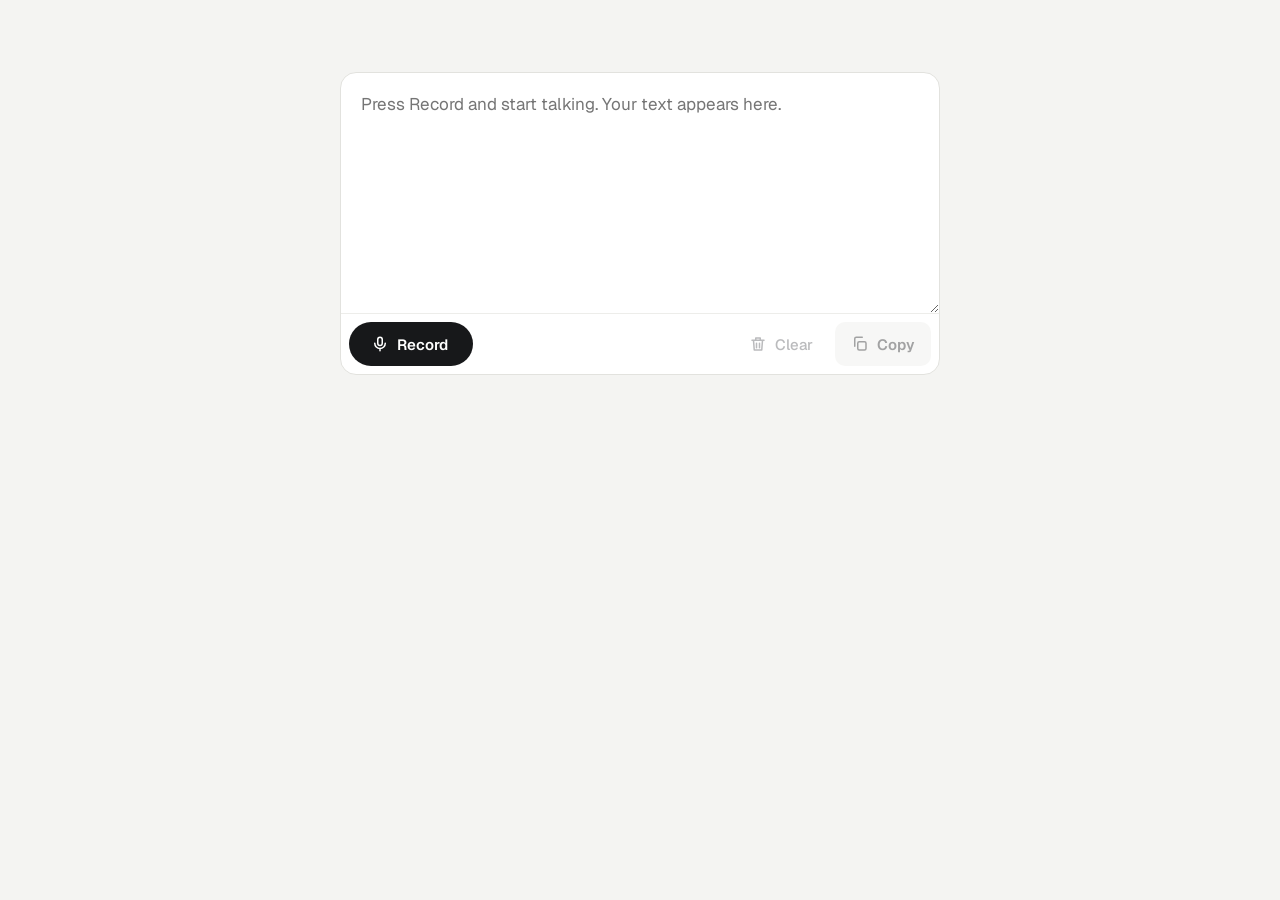
<file: system/whisper-cpp/public/index.html>
<!doctype html>
<html lang="en">
  <head>
    <meta charset="utf-8" />
    <meta name="viewport" content="width=device-width, initial-scale=1" />
    <meta name="mobile-web-app-capable" content="yes" />
    <meta name="apple-mobile-web-app-capable" content="yes" />
    <meta name="color-scheme" content="light dark" />
    <meta name="theme-color" content="#f4f4f2" media="(prefers-color-scheme: light)" />
    <meta name="theme-color" content="#000000" media="(prefers-color-scheme: dark)" />
    <title>Dictate</title>
    <link rel="manifest" href="manifest.json" />
    <link rel="icon" href="icon.svg" type="image/svg+xml" />
    <link rel="apple-touch-icon" href="apple-touch-icon.png" />
    <link
      rel="stylesheet"
      href="https://fonts.googleapis.com/css2?family=Geist:wght@400;500;600&family=Geist+Mono:wght@500&display=swap"
    />
    <style>
      :root {
        color-scheme: light;
        --bg: #f4f4f2;
        --surface: #ffffff;
        --border: #e2e2de;
        --divider: #ededea;
        --text: #17181a;
        --muted: #55565b;
        --chip: #ecece8;
        --primary-bg: #17181a;
        --primary-fg: #ffffff;
        --busy-bg: #e4e4e0;
        --busy-fg: #4a4b4f;
        --recording: #c8312f;
        --error-bg: #fbe9e8;
        --error-fg: #7e1d1b;
      }

      @media (prefers-color-scheme: dark) {
        :root {
          color-scheme: dark;
          --bg: #000000;
          --surface: #000000;
          --border: #262626;
          --divider: #1a1a1a;
          --text: #e8e8e6;
          --muted: #a1a1a1;
          --chip: #161616;
          --primary-bg: #e8e8e6;
          --primary-fg: #000000;
          --busy-bg: #1c1c1c;
          --busy-fg: #a1a1a1;
          --error-bg: #2b0e0d;
          --error-fg: #ffb3ad;
        }
      }

      [hidden] {
        display: none !important;
      }

      body {
        margin: 0;
        background: var(--bg);
        color: var(--text);
        font-family: "Geist", system-ui, -apple-system, sans-serif;
      }

      main {
        display: flex;
        flex-direction: column;
        align-items: center;
        box-sizing: border-box;
        min-height: 100vh;
        min-height: 100dvh;
        padding: clamp(16px, 4vw, 48px) 16px 16px;
      }

      .column {
        display: flex;
        flex: 1;
        flex-direction: column;
        gap: 12px;
        width: 100%;
        max-width: 720px;
      }

      .card {
        display: flex;
        flex: 1;
        flex-direction: column;
        min-height: 240px;
        overflow: hidden;
        border: 1px solid var(--border);
        border-radius: 16px;
        background: var(--surface);
      }

      textarea {
        flex: 1;
        box-sizing: border-box;
        width: 100%;
        min-height: 200px;
        padding: 20px;
        border: 0;
        outline: none;
        resize: none;
        background: transparent;
        color: var(--text);
        caret-color: var(--text);
        font: inherit;
        font-size: 18px;
        line-height: 1.55;
      }

      .toolbar {
        display: flex;
        align-items: center;
        gap: 8px;
        padding: 8px;
        border-top: 1px solid var(--divider);
      }

      button {
        display: flex;
        align-items: center;
        justify-content: center;
        border: 0;
        cursor: pointer;
        font-family: inherit;
        font-size: 15px;
      }

      .main {
        border-radius: 999px;
        background: var(--primary-bg);
        color: var(--primary-fg);
        font-weight: 600;
      }

      body[data-mode="recording"] .main {
        background: var(--recording);
        color: #ffffff;
      }

      body[data-mode="transcribing"] .main {
        background: var(--busy-bg);
        color: var(--busy-fg);
      }

      .main svg,
      .main .meter,
      .main .time {
        display: none;
      }

      body[data-mode="idle"] .main .icon-mic,
      body[data-mode="recording"] .main .icon-stop,
      body[data-mode="transcribing"] .main .icon-spinner,
      body[data-mode="error"] .main .icon-retry {
        display: block;
      }

      body[data-mode="recording"] .main .meter {
        display: flex;
      }

      body[data-mode="recording"] .main .time {
        display: block;
      }

      .icon-spinner {
        animation: spin 0.96s linear infinite;
      }

      @keyframes spin {
        to {
          transform: rotate(360deg);
        }
      }

      .meter {
        align-items: center;
      }

      .meter span {
        display: block;
        width: 3px;
        border-radius: 2px;
        background: rgba(255, 255, 255, 0.85);
      }

      .meter span:nth-child(1) {
        --level: var(--level-0, 0);
      }

      .meter span:nth-child(2) {
        --level: var(--level-1, 0);
      }

      .meter span:nth-child(3) {
        --level: var(--level-2, 0);
      }

      .meter span:nth-child(4) {
        --level: var(--level-3, 0);
      }

      .meter span:nth-child(5) {
        --level: var(--level-4, 0);
      }

      .time {
        font-family: "Geist Mono", ui-monospace, monospace;
        font-weight: 500;
        text-align: left;
      }

      .main-small {
        display: none;
        gap: 8px;
        height: 44px;
        min-width: 124px;
        padding: 0 18px 0 14px;
      }

      .main-small .meter {
        gap: 2px;
        height: 20px;
        margin-left: 2px;
      }

      .main-small .meter span {
        height: calc(3px + var(--level) * 14px);
      }

      .main-small .time {
        min-width: 34px;
        font-size: 14px;
      }

      .main-big {
        flex: none;
        gap: 12px;
        width: 100%;
        height: 64px;
        font-size: 18px;
      }

      .main-big .meter {
        gap: 3px;
        height: 22px;
        margin-left: 4px;
      }

      .main-big .meter span {
        height: calc(4px + var(--level) * 18px);
      }

      .main-big .time {
        min-width: 40px;
        font-size: 16px;
      }

      .clear {
        gap: 8px;
        height: 44px;
        padding: 0 14px;
        border-radius: 10px;
        background: transparent;
        color: var(--muted);
        font-weight: 500;
      }

      .copy {
        gap: 8px;
        height: 44px;
        margin-left: auto;
        padding: 0 16px;
        border-radius: 10px;
        background: var(--chip);
        color: var(--text);
        font-weight: 600;
      }

      .clear:disabled,
      .copy:disabled {
        opacity: 0.4;
      }

      .copy .icon-check,
      .copy.copied .icon-copy {
        display: none;
      }

      .copy.copied .icon-check {
        display: block;
      }

      .undo {
        display: flex;
        align-items: center;
        gap: 4px;
        padding-left: 8px;
        color: var(--muted);
        font-size: 15px;
      }

      .undo button {
        height: 44px;
        padding: 0 12px;
        border-radius: 10px;
        background: transparent;
        color: var(--text);
        font-weight: 600;
        text-decoration: underline;
      }

      .alert {
        display: flex;
        align-items: flex-start;
        gap: 10px;
        padding: 12px 8px 12px 14px;
        border-radius: 12px;
        background: var(--error-bg);
        color: var(--error-fg);
        font-size: 15px;
        line-height: 1.4;
      }

      .alert svg {
        flex: none;
        margin-top: 1px;
      }

      .alert p {
        flex: 1;
        margin: 0;
      }

      .alert button {
        flex: none;
        height: 44px;
        margin: -12px 0;
        padding: 0 10px;
        background: transparent;
        color: var(--error-fg);
        font-weight: 600;
        text-decoration: underline;
      }

      .visually-hidden {
        position: absolute;
        width: 1px;
        height: 1px;
        margin: 0;
        overflow: hidden;
        clip: rect(0 0 0 0);
        white-space: nowrap;
      }

      @media (min-width: 768px) {
        main {
          padding: 72px 24px 24px;
        }

        .column {
          flex: 0 0 auto;
          max-width: 600px;
        }

        .card {
          flex: none;
          min-height: 0;
        }

        textarea {
          flex: none;
          height: 240px;
          min-height: 120px;
          padding: 18px 20px;
          resize: vertical;
          font-size: 17px;
        }

        .main-small {
          display: flex;
        }

        .main-big {
          display: none;
        }

        .clear,
        .undo {
          margin-left: auto;
        }

        .copy {
          margin-left: 0;
        }
      }
    </style>
  </head>
  <body data-mode="idle">
    <main>
      <div class="column">
        <section class="card">
          <label class="visually-hidden" for="transcript">Transcribed text</label>
          <textarea id="transcript"></textarea>
          <div class="toolbar">
            <button class="main main-small" type="button">
              <svg class="icon-mic" width="18" height="18" viewBox="0 0 24 24" fill="none" stroke="currentColor" stroke-width="2" stroke-linecap="round" stroke-linejoin="round" aria-hidden="true"><rect x="9" y="3" width="6" height="11" rx="3"></rect><path d="M5 11a7 7 0 0 0 14 0M12 18v3"></path></svg>
              <svg class="icon-stop" width="16" height="16" viewBox="0 0 24 24" aria-hidden="true"><rect x="5" y="5" width="14" height="14" rx="2.5" fill="currentColor"></rect></svg>
              <svg class="icon-spinner" width="18" height="18" viewBox="0 0 24 24" fill="none" stroke="currentColor" stroke-width="2.4" stroke-linecap="round" aria-hidden="true"><circle cx="12" cy="12" r="9" opacity="0.25"></circle><path d="M21 12a9 9 0 0 0-9-9"></path></svg>
              <svg class="icon-retry" width="18" height="18" viewBox="0 0 24 24" fill="none" stroke="currentColor" stroke-width="2" stroke-linecap="round" stroke-linejoin="round" aria-hidden="true"><path d="M3 12a9 9 0 1 0 2.6-6.4L3 8M3 3v5h5"></path></svg>
              <span class="label">Record</span>
              <span class="meter" aria-hidden="true"><span></span><span></span><span></span><span></span><span></span></span>
              <span class="time">0:00</span>
            </button>
            <div class="undo" id="undo" hidden>
              Text cleared.
              <button id="undo-button" type="button">Undo</button>
            </div>
            <button class="clear" id="clear" type="button" disabled>
              <svg width="18" height="18" viewBox="0 0 24 24" fill="none" stroke="currentColor" stroke-width="2" stroke-linecap="round" stroke-linejoin="round" aria-hidden="true"><path d="M4 7h16M10 11v6M14 11v6M6 7l1 13h10l1-13M9 7V4h6v3"></path></svg>
              Clear
            </button>
            <button class="copy" id="copy" type="button" disabled>
              <svg class="icon-check" width="18" height="18" viewBox="0 0 24 24" fill="none" stroke="currentColor" stroke-width="2.4" stroke-linecap="round" stroke-linejoin="round" aria-hidden="true"><path d="M5 12l5 5 9-10"></path></svg>
              <svg class="icon-copy" width="18" height="18" viewBox="0 0 24 24" fill="none" stroke="currentColor" stroke-width="2" stroke-linecap="round" stroke-linejoin="round" aria-hidden="true"><rect x="9" y="9" width="11" height="11" rx="2"></rect><path d="M5 15V5a2 2 0 0 1 2-2h8"></path></svg>
              <span id="copy-label">Copy</span>
            </button>
          </div>
        </section>

        <div class="alert" id="alert" role="alert" hidden>
          <svg width="20" height="20" viewBox="0 0 24 24" fill="none" stroke="currentColor" stroke-width="2" stroke-linecap="round" stroke-linejoin="round" aria-hidden="true"><circle cx="12" cy="12" r="9"></circle><path d="M12 7v6M12 16.5v.5"></path></svg>
          <p id="alert-text"></p>
          <button id="dismiss" type="button">Discard</button>
        </div>

        <button class="main main-big" type="button">
          <svg class="icon-mic" width="22" height="22" viewBox="0 0 24 24" fill="none" stroke="currentColor" stroke-width="2" stroke-linecap="round" stroke-linejoin="round" aria-hidden="true"><rect x="9" y="3" width="6" height="11" rx="3"></rect><path d="M5 11a7 7 0 0 0 14 0M12 18v3"></path></svg>
          <svg class="icon-stop" width="20" height="20" viewBox="0 0 24 24" aria-hidden="true"><rect x="5" y="5" width="14" height="14" rx="2.5" fill="currentColor"></rect></svg>
          <svg class="icon-spinner" width="22" height="22" viewBox="0 0 24 24" fill="none" stroke="currentColor" stroke-width="2.4" stroke-linecap="round" aria-hidden="true"><circle cx="12" cy="12" r="9" opacity="0.25"></circle><path d="M21 12a9 9 0 0 0-9-9"></path></svg>
          <svg class="icon-retry" width="22" height="22" viewBox="0 0 24 24" fill="none" stroke="currentColor" stroke-width="2" stroke-linecap="round" stroke-linejoin="round" aria-hidden="true"><path d="M3 12a9 9 0 1 0 2.6-6.4L3 8M3 3v5h5"></path></svg>
          <span class="label">Record</span>
          <span class="meter" aria-hidden="true"><span></span><span></span><span></span><span></span><span></span></span>
          <span class="time">0:00</span>
        </button>

        <p class="visually-hidden" id="status" aria-live="polite">Ready</p>
      </div>
    </main>
    <script>
      const transcript = document.getElementById("transcript");
      const status = document.getElementById("status");
      const clear = document.getElementById("clear");
      const copy = document.getElementById("copy");
      const copyLabel = document.getElementById("copy-label");
      const undo = document.getElementById("undo");
      const alertBox = document.getElementById("alert");
      const alertText = document.getElementById("alert-text");
      const dismiss = document.getElementById("dismiss");
      const mainButtons = document.querySelectorAll(".main");
      const times = document.querySelectorAll(".time");

      const labels = { idle: "Record", recording: "Transcribe", transcribing: "Transcribing…", error: "Retry" };
      const statuses = { idle: "Ready", recording: "Recording", transcribing: "Transcribing", error: "Transcription failed" };
      const placeholders = { recording: "Listening…", transcribing: "Transcribing…" };

      let mode = "idle";
      let stopRecording;
      let keptAudio;
      let undoText = null;
      let undoTimer;
      let copyTimer;

      for (const button of mainButtons) button.addEventListener("click", onMain);
      transcript.addEventListener("input", () => {
        undoText = null;
        render();
      });
      clear.addEventListener("click", onClear);
      document.getElementById("undo-button").addEventListener("click", onUndo);
      copy.addEventListener("click", onCopy);
      dismiss.addEventListener("click", onDismiss);
      render();

      function render() {
        document.body.dataset.mode = mode;
        for (const button of mainButtons) {
          button.disabled = mode === "transcribing";
          button.querySelector(".label").textContent = labels[mode];
        }
        transcript.placeholder = placeholders[mode] ?? "Press Record and start talking. Your text appears here.";
        const empty = !transcript.value.trim();
        clear.disabled = copy.disabled = empty;
        undo.hidden = undoText === null || !empty;
        clear.hidden = !undo.hidden;
        status.textContent = statuses[mode];
      }

      function onMain() {
        if (mode === "idle") {
          start();
        } else if (mode === "recording") {
          mode = "transcribing";
          render();
          stopRecording().then(transcribe);
        } else if (mode === "error") {
          transcribe(keptAudio);
        }
      }

      async function start() {
        for (const button of mainButtons) button.disabled = true;
        hideAlert();
        setCopied(false);
        const context = new AudioContext();
        try {
          const stream = await navigator.mediaDevices.getUserMedia({ audio: true });
          const recorder = new MediaRecorder(stream);
          const chunks = [];
          const audio = new Promise((resolve) => {
            recorder.ondataavailable = (event) => chunks.push(event.data);
            recorder.onstop = () => {
              stream.getTracks().forEach((track) => track.stop());
              context.close();
              resolve(new Blob(chunks, { type: recorder.mimeType }));
            };
          });
          const analyser = context.createAnalyser();
          analyser.fftSize = 256;
          analyser.maxDecibels = -10;
          context.createMediaStreamSource(stream).connect(analyser);
          recorder.start();
          stopRecording = () => {
            recorder.stop();
            return audio;
          };
          mode = "recording";
          showLevels(analyser, Date.now());
        } catch (error) {
          context.close();
          showAlert(`Couldn’t access the microphone: ${error.message}`, "Dismiss");
        }
        render();
      }

      function showLevels(analyser, startedAt) {
        const bins = new Uint8Array(analyser.frequencyBinCount);
        const frame = () => {
          if (mode !== "recording") return;
          analyser.getByteFrequencyData(bins);
          for (let i = 0; i < 5; i++) {
            const band = bins.subarray(1 + i * 4, 5 + i * 4);
            const average = band.reduce((sum, value) => sum + value, 0) / band.length;
            const level = Math.min(1, Math.max(0, (average - 100) / 130));
            document.body.style.setProperty(`--level-${i}`, level.toFixed(2));
          }
          const seconds = Math.floor((Date.now() - startedAt) / 1000);
          for (const time of times) time.textContent = `${Math.floor(seconds / 60)}:${String(seconds % 60).padStart(2, "0")}`;
          requestAnimationFrame(frame);
        };
        frame();
      }

      async function transcribe(audio) {
        keptAudio = audio;
        mode = "transcribing";
        hideAlert();
        render();
        try {
          const text = await request(audio);
          keptAudio = null;
          mode = "idle";
          if (text) append(text);
          render();
          if (!text) status.textContent = "Nothing heard";
        } catch (error) {
          mode = "error";
          showAlert(`${error.message} Your recording is kept, so you can retry.`, "Discard");
          render();
        }
      }

      async function request(audio) {
        const form = new FormData();
        form.append("file", audio);
        form.append("response_format", "json");
        const response = await fetch("/inference", { method: "POST", body: form }).catch(() => {
          throw new Error("Couldn’t reach the server.");
        });
        const body = await response.json().catch(() => ({}));
        if (!response.ok || body.error) {
          const reason = body.error ?? `server returned ${response.status}`;
          throw new Error(`Transcription failed: ${reason.replace(/\.$/, "")}.`);
        }
        const text = body.text.replaceAll("[BLANK_AUDIO]", "").replace(/\s+/g, " ").trim();
        return /[\p{L}\p{N}]/u.test(text) ? text : "";
      }

      function append(text) {
        const current = transcript.value.replace(/\s+$/, "");
        transcript.value = current ? `${current}\n\n${text}` : text;
        undoText = null;
      }

      function onClear() {
        undoText = transcript.value;
        transcript.value = "";
        setCopied(false);
        clearTimeout(undoTimer);
        undoTimer = setTimeout(() => {
          undoText = null;
          render();
        }, 5000);
        render();
      }

      function onUndo() {
        clearTimeout(undoTimer);
        transcript.value = undoText;
        undoText = null;
        render();
      }

      function onCopy() {
        navigator.clipboard.writeText(transcript.value).then(
          () => {
            setCopied(true);
            clearTimeout(copyTimer);
            copyTimer = setTimeout(() => setCopied(false), 1800);
          },
          () => transcript.select(),
        );
      }

      function setCopied(copied) {
        copy.classList.toggle("copied", copied);
        copyLabel.textContent = copied ? "Copied" : "Copy";
      }

      function onDismiss() {
        keptAudio = null;
        if (mode === "error") mode = "idle";
        hideAlert();
        render();
      }

      function showAlert(message, action) {
        alertText.textContent = message;
        dismiss.textContent = action;
        alertBox.hidden = false;
      }

      function hideAlert() {
        alertBox.hidden = true;
      }
    </script>
  </body>
</html>
</file>
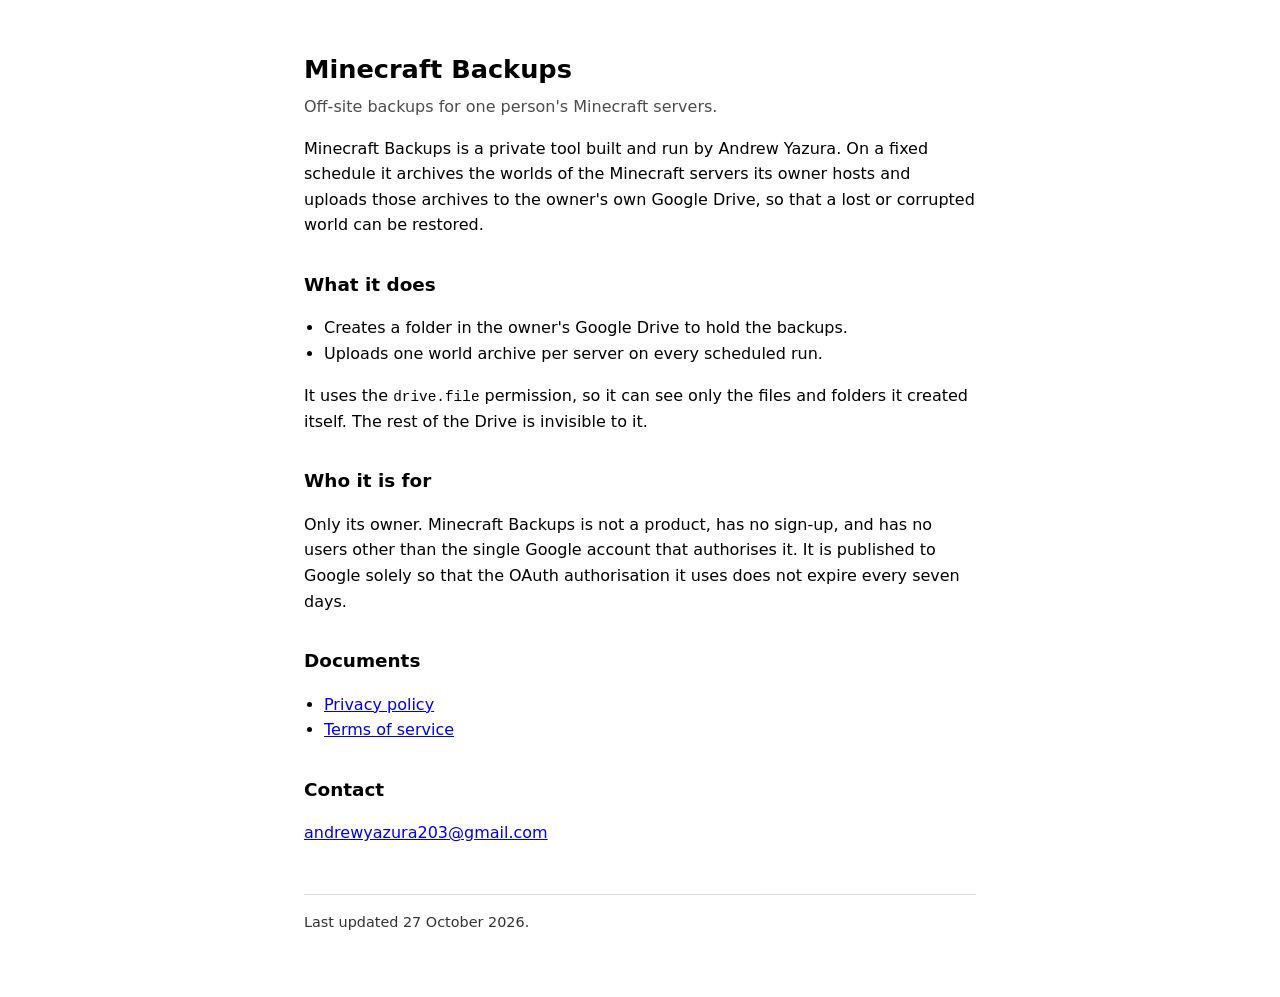
<file: hosts/bunker/apps/oauth-pages-mc-backups/index.html>
<!DOCTYPE html>
<html lang="en">
  <head>
    <meta charset="utf-8" />
    <meta name="viewport" content="width=device-width, initial-scale=1" />
    <title>Minecraft Backups — off-site world backups</title>
    <style>
      :root {
        color-scheme: light dark;
      }
      body {
        font-family: system-ui, -apple-system, "Segoe UI", Helvetica, Arial,
          sans-serif;
        line-height: 1.6;
        max-width: 42rem;
        margin: 0 auto;
        padding: 2rem 1.25rem 4rem;
      }
      h1 {
        font-size: 1.6rem;
        margin-bottom: 0.25rem;
      }
      h2 {
        font-size: 1.15rem;
        margin-top: 2rem;
      }
      .sub {
        opacity: 0.7;
        margin-top: 0;
      }
      ul {
        padding-left: 1.25rem;
      }
      footer {
        margin-top: 3rem;
        padding-top: 1rem;
        border-top: 1px solid rgba(128, 128, 128, 0.35);
        font-size: 0.9rem;
        opacity: 0.8;
      }
      code {
        font-family: ui-monospace, SFMono-Regular, Menlo, Consolas, monospace;
        font-size: 0.9em;
      }
    </style>
  </head>
  <body>
    <h1>Minecraft Backups</h1>
    <p class="sub">Off-site backups for one person's Minecraft servers.</p>

    <p>
      Minecraft Backups is a private tool built and run by Andrew Yazura. On a
      fixed schedule it archives the worlds of the Minecraft servers its owner
      hosts and uploads those archives to the owner's own Google Drive, so that
      a lost or corrupted world can be restored.
    </p>

    <h2>What it does</h2>
    <ul>
      <li>Creates a folder in the owner's Google Drive to hold the backups.</li>
      <li>Uploads one world archive per server on every scheduled run.</li>
    </ul>
    <p>
      It uses the <code>drive.file</code> permission, so it can see only the
      files and folders it created itself. The rest of the Drive is invisible to
      it.
    </p>

    <h2>Who it is for</h2>
    <p>
      Only its owner. Minecraft Backups is not a product, has no sign-up, and
      has no users other than the single Google account that authorises it. It
      is published to Google solely so that the OAuth authorisation it uses does
      not expire every seven days.
    </p>

    <h2>Documents</h2>
    <ul>
      <li><a href="/privacy.html">Privacy policy</a></li>
      <li><a href="/terms.html">Terms of service</a></li>
    </ul>

    <h2>Contact</h2>
    <p>
      <a href="mailto:andrewyazura203@gmail.com">andrewyazura203@gmail.com</a>
    </p>

    <footer>Last updated 27 October 2026.</footer>
  </body>
</html>
</file>
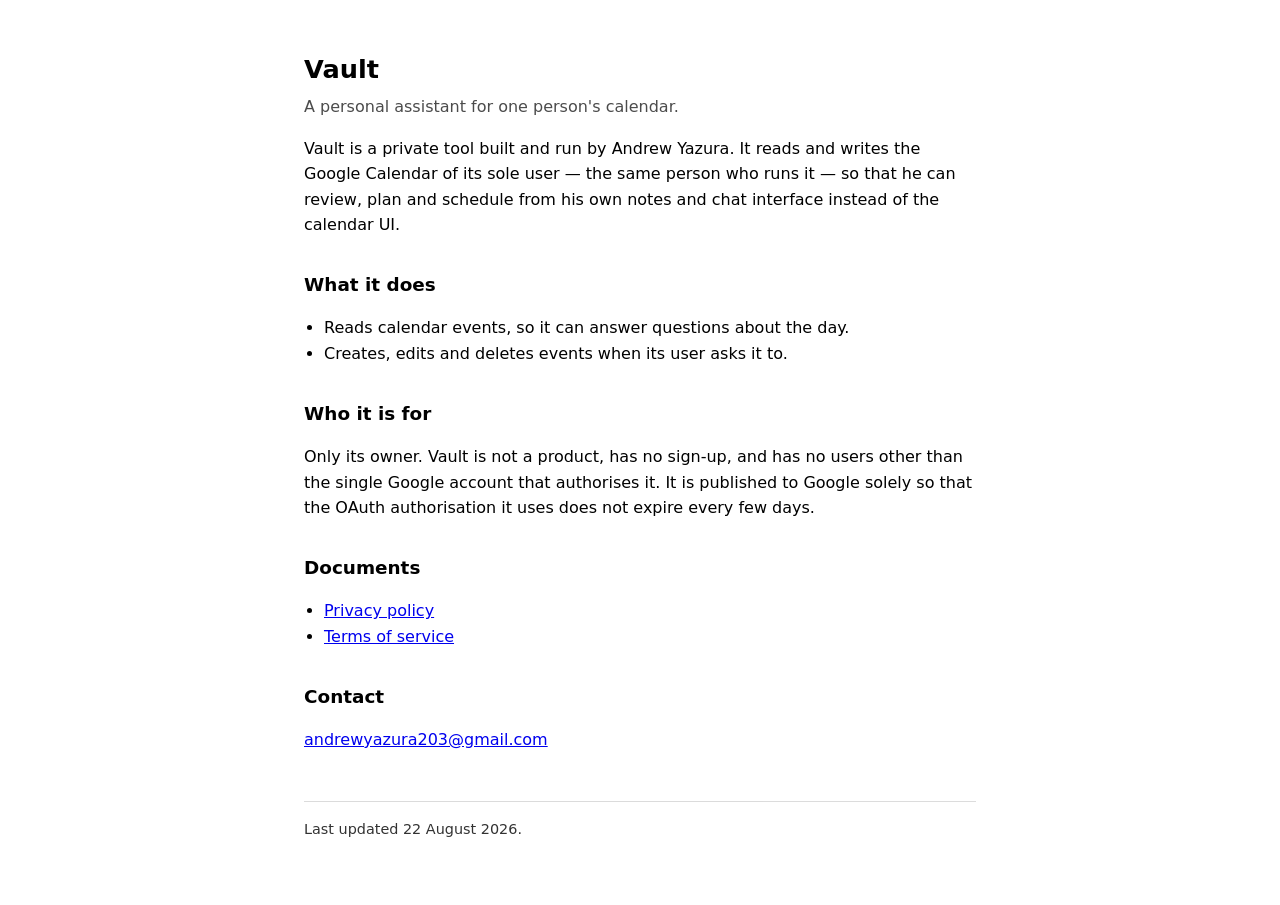
<file: hosts/bunker/apps/oauth-pages/index.html>
<!DOCTYPE html>
<html lang="en">
  <head>
    <meta charset="utf-8" />
    <meta name="viewport" content="width=device-width, initial-scale=1" />
    <title>Vault — personal calendar assistant</title>
    <style>
      :root {
        color-scheme: light dark;
      }
      body {
        font-family: system-ui, -apple-system, "Segoe UI", Helvetica, Arial,
          sans-serif;
        line-height: 1.6;
        max-width: 42rem;
        margin: 0 auto;
        padding: 2rem 1.25rem 4rem;
      }
      h1 {
        font-size: 1.6rem;
        margin-bottom: 0.25rem;
      }
      h2 {
        font-size: 1.15rem;
        margin-top: 2rem;
      }
      .sub {
        opacity: 0.7;
        margin-top: 0;
      }
      ul {
        padding-left: 1.25rem;
      }
      footer {
        margin-top: 3rem;
        padding-top: 1rem;
        border-top: 1px solid rgba(128, 128, 128, 0.35);
        font-size: 0.9rem;
        opacity: 0.8;
      }
      code {
        font-family: ui-monospace, SFMono-Regular, Menlo, Consolas, monospace;
        font-size: 0.9em;
      }
    </style>
  </head>
  <body>
    <h1>Vault</h1>
    <p class="sub">A personal assistant for one person's calendar.</p>

    <p>
      Vault is a private tool built and run by Andrew Yazura. It reads and
      writes the Google Calendar of its sole user — the same person who runs it
      — so that he can review, plan and schedule from his own notes and chat
      interface instead of the calendar UI.
    </p>

    <h2>What it does</h2>
    <ul>
      <li>Reads calendar events, so it can answer questions about the day.</li>
      <li>Creates, edits and deletes events when its user asks it to.</li>
    </ul>

    <h2>Who it is for</h2>
    <p>
      Only its owner. Vault is not a product, has no sign-up, and has no users
      other than the single Google account that authorises it. It is published
      to Google solely so that the OAuth authorisation it uses does not expire
      every few days.
    </p>

    <h2>Documents</h2>
    <ul>
      <li><a href="/privacy.html">Privacy policy</a></li>
      <li><a href="/terms.html">Terms of service</a></li>
    </ul>

    <h2>Contact</h2>
    <p>
      <a href="mailto:andrewyazura203@gmail.com">andrewyazura203@gmail.com</a>
    </p>

    <footer>Last updated 22 August 2026.</footer>
  </body>
</html>
</file>
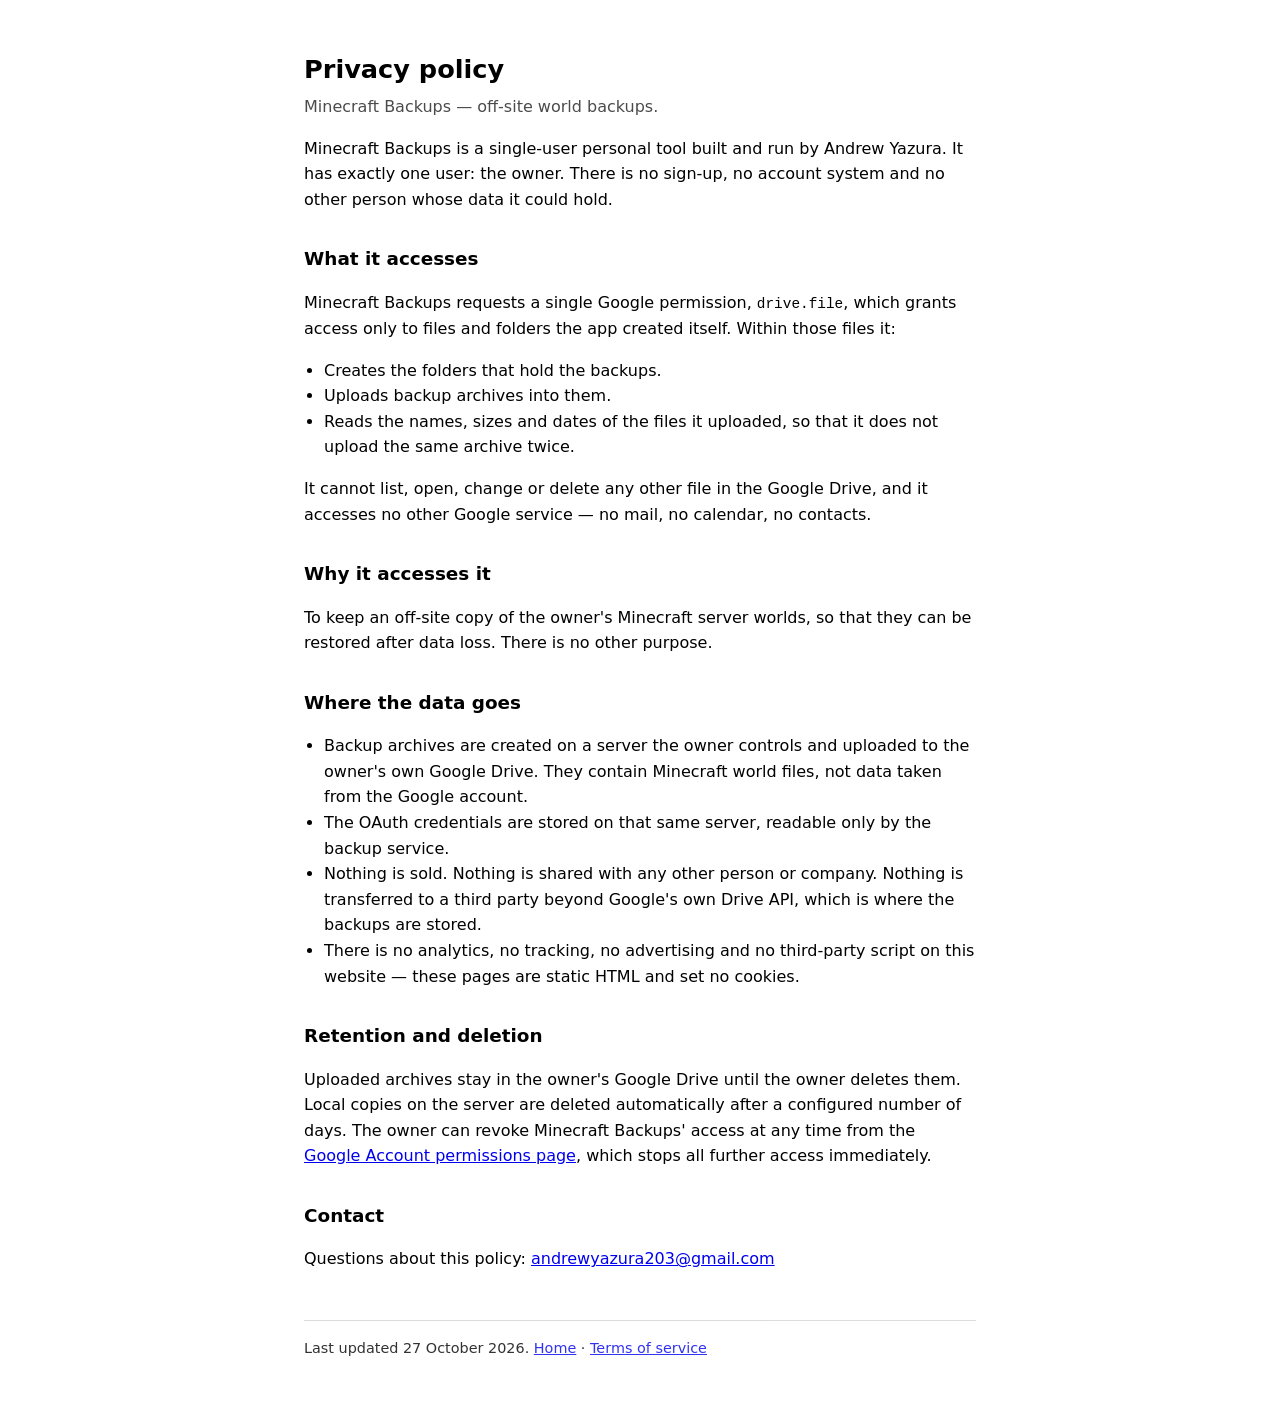
<file: hosts/bunker/apps/oauth-pages-mc-backups/privacy.html>
<!DOCTYPE html>
<html lang="en">
  <head>
    <meta charset="utf-8" />
    <meta name="viewport" content="width=device-width, initial-scale=1" />
    <title>Minecraft Backups — privacy policy</title>
    <style>
      :root {
        color-scheme: light dark;
      }
      body {
        font-family: system-ui, -apple-system, "Segoe UI", Helvetica, Arial,
          sans-serif;
        line-height: 1.6;
        max-width: 42rem;
        margin: 0 auto;
        padding: 2rem 1.25rem 4rem;
      }
      h1 {
        font-size: 1.6rem;
        margin-bottom: 0.25rem;
      }
      h2 {
        font-size: 1.15rem;
        margin-top: 2rem;
      }
      .sub {
        opacity: 0.7;
        margin-top: 0;
      }
      ul {
        padding-left: 1.25rem;
      }
      footer {
        margin-top: 3rem;
        padding-top: 1rem;
        border-top: 1px solid rgba(128, 128, 128, 0.35);
        font-size: 0.9rem;
        opacity: 0.8;
      }
      code {
        font-family: ui-monospace, SFMono-Regular, Menlo, Consolas, monospace;
        font-size: 0.9em;
      }
    </style>
  </head>
  <body>
    <h1>Privacy policy</h1>
    <p class="sub">Minecraft Backups — off-site world backups.</p>

    <p>
      Minecraft Backups is a single-user personal tool built and run by Andrew
      Yazura. It has exactly one user: the owner. There is no sign-up, no
      account system and no other person whose data it could hold.
    </p>

    <h2>What it accesses</h2>
    <p>
      Minecraft Backups requests a single Google permission,
      <code>drive.file</code>, which grants access only to files and folders the
      app created itself. Within those files it:
    </p>
    <ul>
      <li>Creates the folders that hold the backups.</li>
      <li>Uploads backup archives into them.</li>
      <li>
        Reads the names, sizes and dates of the files it uploaded, so that it
        does not upload the same archive twice.
      </li>
    </ul>
    <p>
      It cannot list, open, change or delete any other file in the Google Drive,
      and it accesses no other Google service — no mail, no calendar, no
      contacts.
    </p>

    <h2>Why it accesses it</h2>
    <p>
      To keep an off-site copy of the owner's Minecraft server worlds, so that
      they can be restored after data loss. There is no other purpose.
    </p>

    <h2>Where the data goes</h2>
    <ul>
      <li>
        Backup archives are created on a server the owner controls and uploaded
        to the owner's own Google Drive. They contain Minecraft world files, not
        data taken from the Google account.
      </li>
      <li>
        The OAuth credentials are stored on that same server, readable only by
        the backup service.
      </li>
      <li>
        Nothing is sold. Nothing is shared with any other person or company.
        Nothing is transferred to a third party beyond Google's own Drive API,
        which is where the backups are stored.
      </li>
      <li>
        There is no analytics, no tracking, no advertising and no third-party
        script on this website — these pages are static HTML and set no cookies.
      </li>
    </ul>

    <h2>Retention and deletion</h2>
    <p>
      Uploaded archives stay in the owner's Google Drive until the owner deletes
      them. Local copies on the server are deleted automatically after a
      configured number of days. The owner can revoke Minecraft Backups' access
      at any time from the
      <a href="https://myaccount.google.com/permissions"
        >Google Account permissions page</a
      >, which stops all further access immediately.
    </p>

    <h2>Contact</h2>
    <p>
      Questions about this policy:
      <a href="mailto:andrewyazura203@gmail.com">andrewyazura203@gmail.com</a>
    </p>

    <footer>
      Last updated 27 October 2026. <a href="/">Home</a> ·
      <a href="/terms.html">Terms of service</a>
    </footer>
  </body>
</html>
</file>
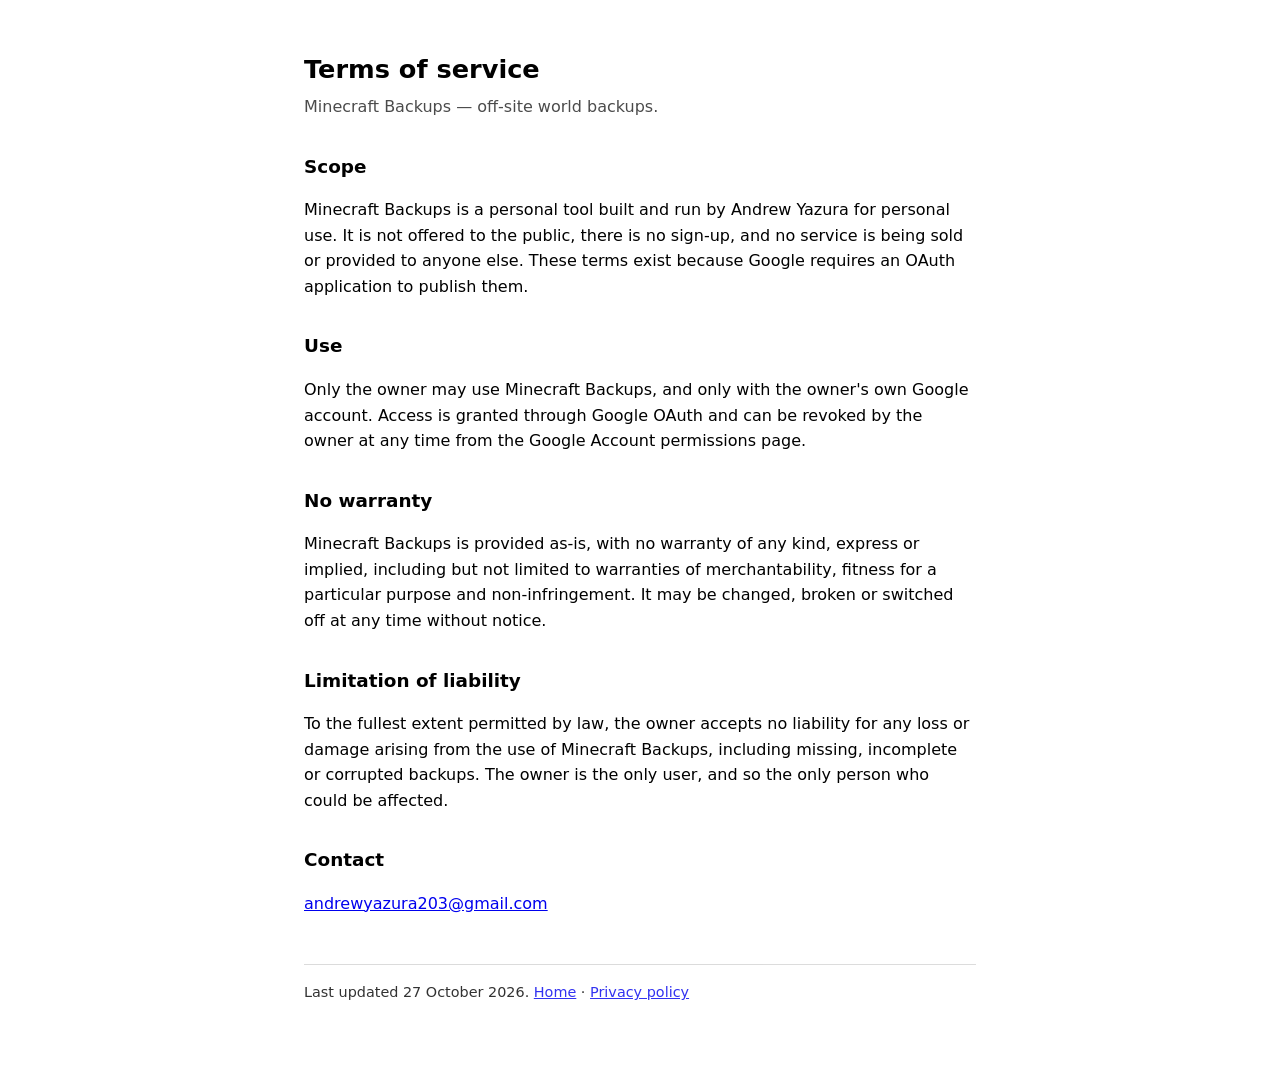
<file: hosts/bunker/apps/oauth-pages-mc-backups/terms.html>
<!DOCTYPE html>
<html lang="en">
  <head>
    <meta charset="utf-8" />
    <meta name="viewport" content="width=device-width, initial-scale=1" />
    <title>Minecraft Backups — terms of service</title>
    <style>
      :root {
        color-scheme: light dark;
      }
      body {
        font-family: system-ui, -apple-system, "Segoe UI", Helvetica, Arial,
          sans-serif;
        line-height: 1.6;
        max-width: 42rem;
        margin: 0 auto;
        padding: 2rem 1.25rem 4rem;
      }
      h1 {
        font-size: 1.6rem;
        margin-bottom: 0.25rem;
      }
      h2 {
        font-size: 1.15rem;
        margin-top: 2rem;
      }
      .sub {
        opacity: 0.7;
        margin-top: 0;
      }
      footer {
        margin-top: 3rem;
        padding-top: 1rem;
        border-top: 1px solid rgba(128, 128, 128, 0.35);
        font-size: 0.9rem;
        opacity: 0.8;
      }
    </style>
  </head>
  <body>
    <h1>Terms of service</h1>
    <p class="sub">Minecraft Backups — off-site world backups.</p>

    <h2>Scope</h2>
    <p>
      Minecraft Backups is a personal tool built and run by Andrew Yazura for
      personal use. It is not offered to the public, there is no sign-up, and no
      service is being sold or provided to anyone else. These terms exist
      because Google requires an OAuth application to publish them.
    </p>

    <h2>Use</h2>
    <p>
      Only the owner may use Minecraft Backups, and only with the owner's own
      Google account. Access is granted through Google OAuth and can be revoked
      by the owner at any time from the Google Account permissions page.
    </p>

    <h2>No warranty</h2>
    <p>
      Minecraft Backups is provided as-is, with no warranty of any kind, express
      or implied, including but not limited to warranties of merchantability,
      fitness for a particular purpose and non-infringement. It may be changed,
      broken or switched off at any time without notice.
    </p>

    <h2>Limitation of liability</h2>
    <p>
      To the fullest extent permitted by law, the owner accepts no liability for
      any loss or damage arising from the use of Minecraft Backups, including
      missing, incomplete or corrupted backups. The owner is the only user, and
      so the only person who could be affected.
    </p>

    <h2>Contact</h2>
    <p>
      <a href="mailto:andrewyazura203@gmail.com">andrewyazura203@gmail.com</a>
    </p>

    <footer>
      Last updated 27 October 2026. <a href="/">Home</a> ·
      <a href="/privacy.html">Privacy policy</a>
    </footer>
  </body>
</html>
</file>
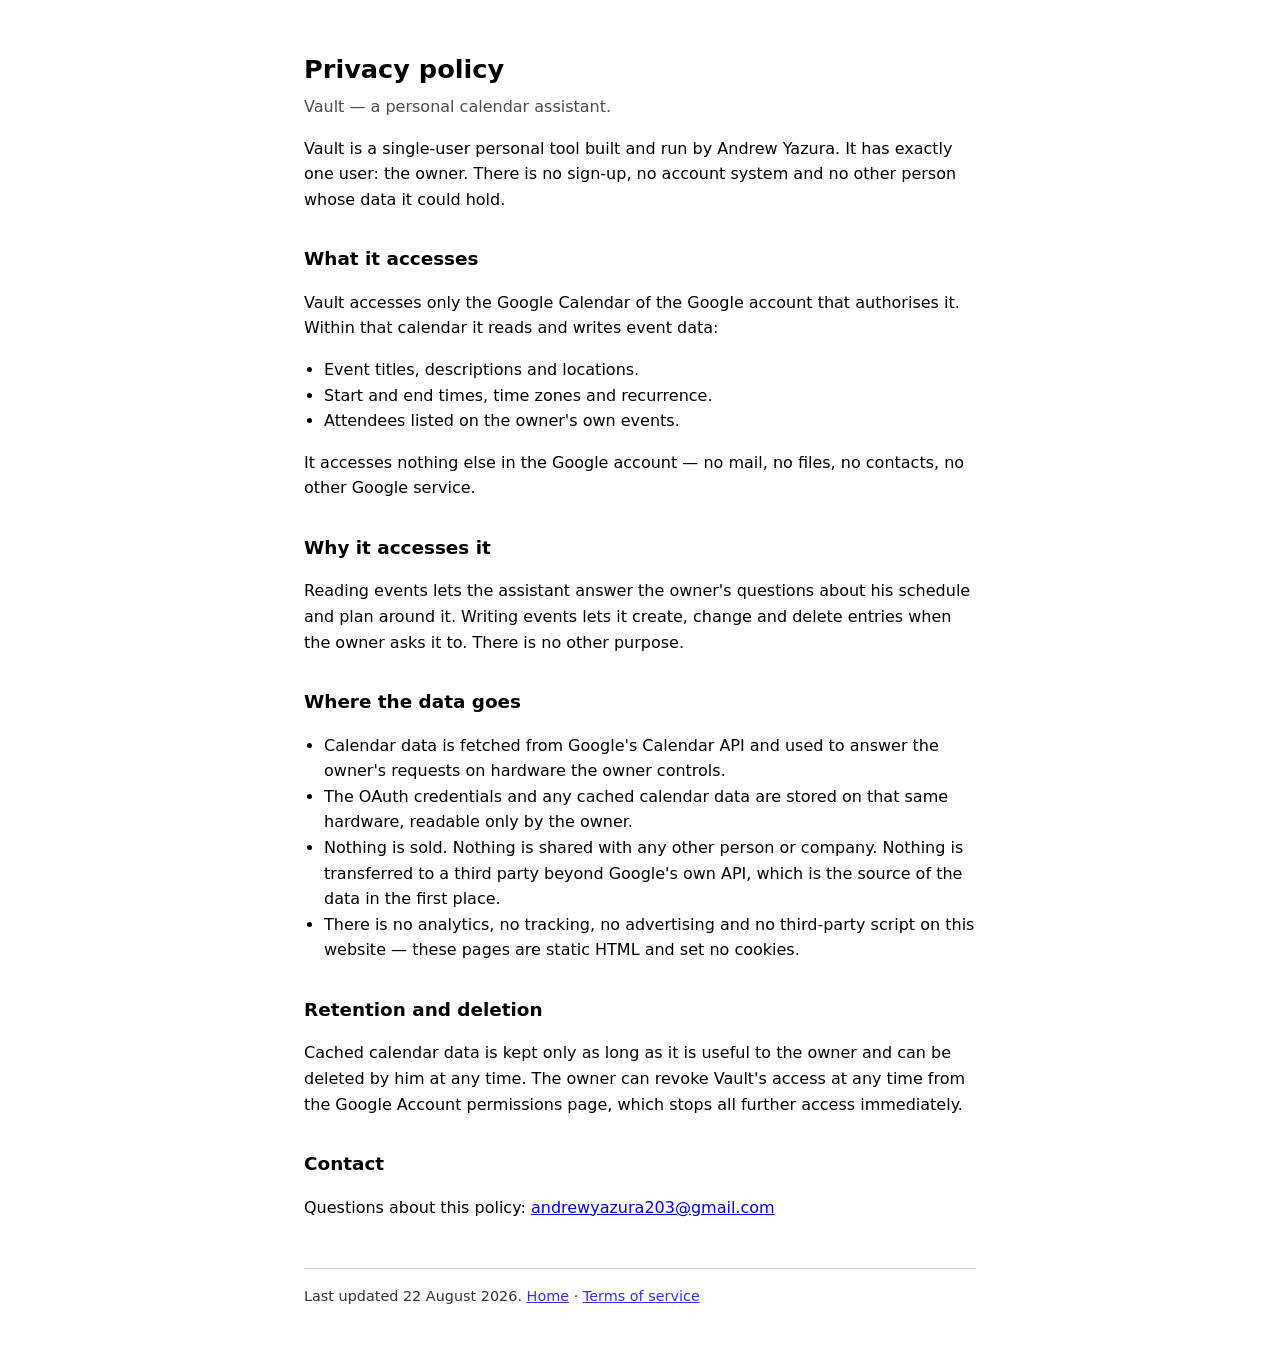
<file: hosts/bunker/apps/oauth-pages/privacy.html>
<!DOCTYPE html>
<html lang="en">
  <head>
    <meta charset="utf-8" />
    <meta name="viewport" content="width=device-width, initial-scale=1" />
    <title>Vault — privacy policy</title>
    <style>
      :root {
        color-scheme: light dark;
      }
      body {
        font-family: system-ui, -apple-system, "Segoe UI", Helvetica, Arial,
          sans-serif;
        line-height: 1.6;
        max-width: 42rem;
        margin: 0 auto;
        padding: 2rem 1.25rem 4rem;
      }
      h1 {
        font-size: 1.6rem;
        margin-bottom: 0.25rem;
      }
      h2 {
        font-size: 1.15rem;
        margin-top: 2rem;
      }
      .sub {
        opacity: 0.7;
        margin-top: 0;
      }
      ul {
        padding-left: 1.25rem;
      }
      footer {
        margin-top: 3rem;
        padding-top: 1rem;
        border-top: 1px solid rgba(128, 128, 128, 0.35);
        font-size: 0.9rem;
        opacity: 0.8;
      }
    </style>
  </head>
  <body>
    <h1>Privacy policy</h1>
    <p class="sub">Vault — a personal calendar assistant.</p>

    <p>
      Vault is a single-user personal tool built and run by Andrew Yazura. It
      has exactly one user: the owner. There is no sign-up, no account system
      and no other person whose data it could hold.
    </p>

    <h2>What it accesses</h2>
    <p>
      Vault accesses only the Google Calendar of the Google account that
      authorises it. Within that calendar it reads and writes event data:
    </p>
    <ul>
      <li>Event titles, descriptions and locations.</li>
      <li>Start and end times, time zones and recurrence.</li>
      <li>Attendees listed on the owner's own events.</li>
    </ul>
    <p>
      It accesses nothing else in the Google account — no mail, no files, no
      contacts, no other Google service.
    </p>

    <h2>Why it accesses it</h2>
    <p>
      Reading events lets the assistant answer the owner's questions about his
      schedule and plan around it. Writing events lets it create, change and
      delete entries when the owner asks it to. There is no other purpose.
    </p>

    <h2>Where the data goes</h2>
    <ul>
      <li>
        Calendar data is fetched from Google's Calendar API and used to answer
        the owner's requests on hardware the owner controls.
      </li>
      <li>
        The OAuth credentials and any cached calendar data are stored on that
        same hardware, readable only by the owner.
      </li>
      <li>
        Nothing is sold. Nothing is shared with any other person or company.
        Nothing is transferred to a third party beyond Google's own API, which
        is the source of the data in the first place.
      </li>
      <li>
        There is no analytics, no tracking, no advertising and no third-party
        script on this website — these pages are static HTML and set no cookies.
      </li>
    </ul>

    <h2>Retention and deletion</h2>
    <p>
      Cached calendar data is kept only as long as it is useful to the owner and
      can be deleted by him at any time. The owner can revoke Vault's access at
      any time from the Google Account permissions page, which stops all further
      access immediately.
    </p>

    <h2>Contact</h2>
    <p>
      Questions about this policy:
      <a href="mailto:andrewyazura203@gmail.com">andrewyazura203@gmail.com</a>
    </p>

    <footer>
      Last updated 22 August 2026. <a href="/">Home</a> ·
      <a href="/terms.html">Terms of service</a>
    </footer>
  </body>
</html>
</file>
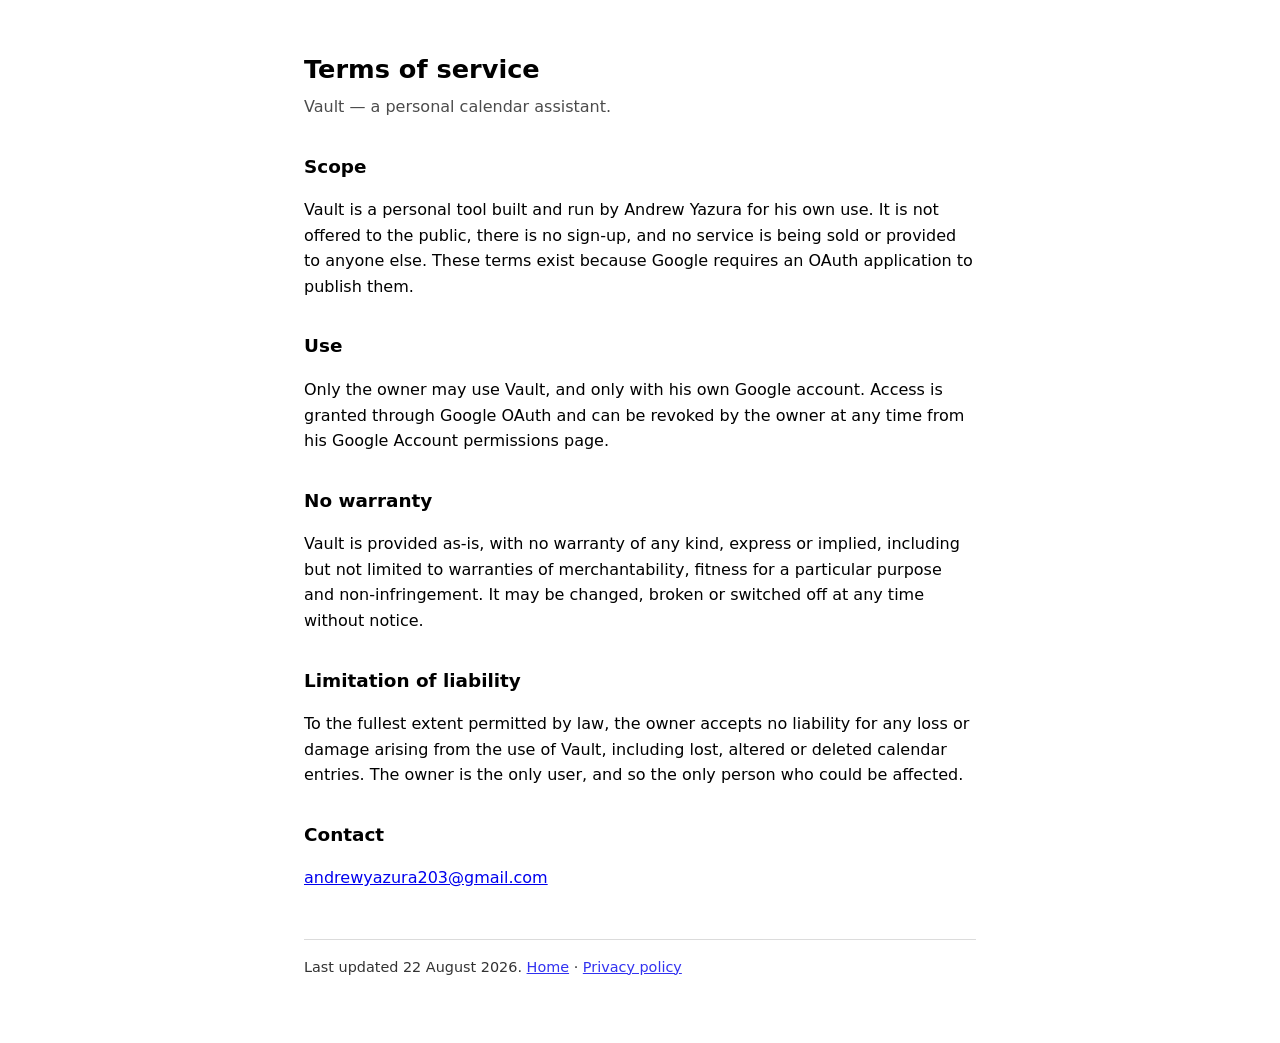
<file: hosts/bunker/apps/oauth-pages/terms.html>
<!DOCTYPE html>
<html lang="en">
  <head>
    <meta charset="utf-8" />
    <meta name="viewport" content="width=device-width, initial-scale=1" />
    <title>Vault — terms of service</title>
    <style>
      :root {
        color-scheme: light dark;
      }
      body {
        font-family: system-ui, -apple-system, "Segoe UI", Helvetica, Arial,
          sans-serif;
        line-height: 1.6;
        max-width: 42rem;
        margin: 0 auto;
        padding: 2rem 1.25rem 4rem;
      }
      h1 {
        font-size: 1.6rem;
        margin-bottom: 0.25rem;
      }
      h2 {
        font-size: 1.15rem;
        margin-top: 2rem;
      }
      .sub {
        opacity: 0.7;
        margin-top: 0;
      }
      footer {
        margin-top: 3rem;
        padding-top: 1rem;
        border-top: 1px solid rgba(128, 128, 128, 0.35);
        font-size: 0.9rem;
        opacity: 0.8;
      }
    </style>
  </head>
  <body>
    <h1>Terms of service</h1>
    <p class="sub">Vault — a personal calendar assistant.</p>

    <h2>Scope</h2>
    <p>
      Vault is a personal tool built and run by Andrew Yazura for his own use.
      It is not offered to the public, there is no sign-up, and no service is
      being sold or provided to anyone else. These terms exist because Google
      requires an OAuth application to publish them.
    </p>

    <h2>Use</h2>
    <p>
      Only the owner may use Vault, and only with his own Google account. Access
      is granted through Google OAuth and can be revoked by the owner at any
      time from his Google Account permissions page.
    </p>

    <h2>No warranty</h2>
    <p>
      Vault is provided as-is, with no warranty of any kind, express or implied,
      including but not limited to warranties of merchantability, fitness for a
      particular purpose and non-infringement. It may be changed, broken or
      switched off at any time without notice.
    </p>

    <h2>Limitation of liability</h2>
    <p>
      To the fullest extent permitted by law, the owner accepts no liability for
      any loss or damage arising from the use of Vault, including lost, altered
      or deleted calendar entries. The owner is the only user, and so the only
      person who could be affected.
    </p>

    <h2>Contact</h2>
    <p>
      <a href="mailto:andrewyazura203@gmail.com">andrewyazura203@gmail.com</a>
    </p>

    <footer>
      Last updated 22 August 2026. <a href="/">Home</a> ·
      <a href="/privacy.html">Privacy policy</a>
    </footer>
  </body>
</html>
</file>
